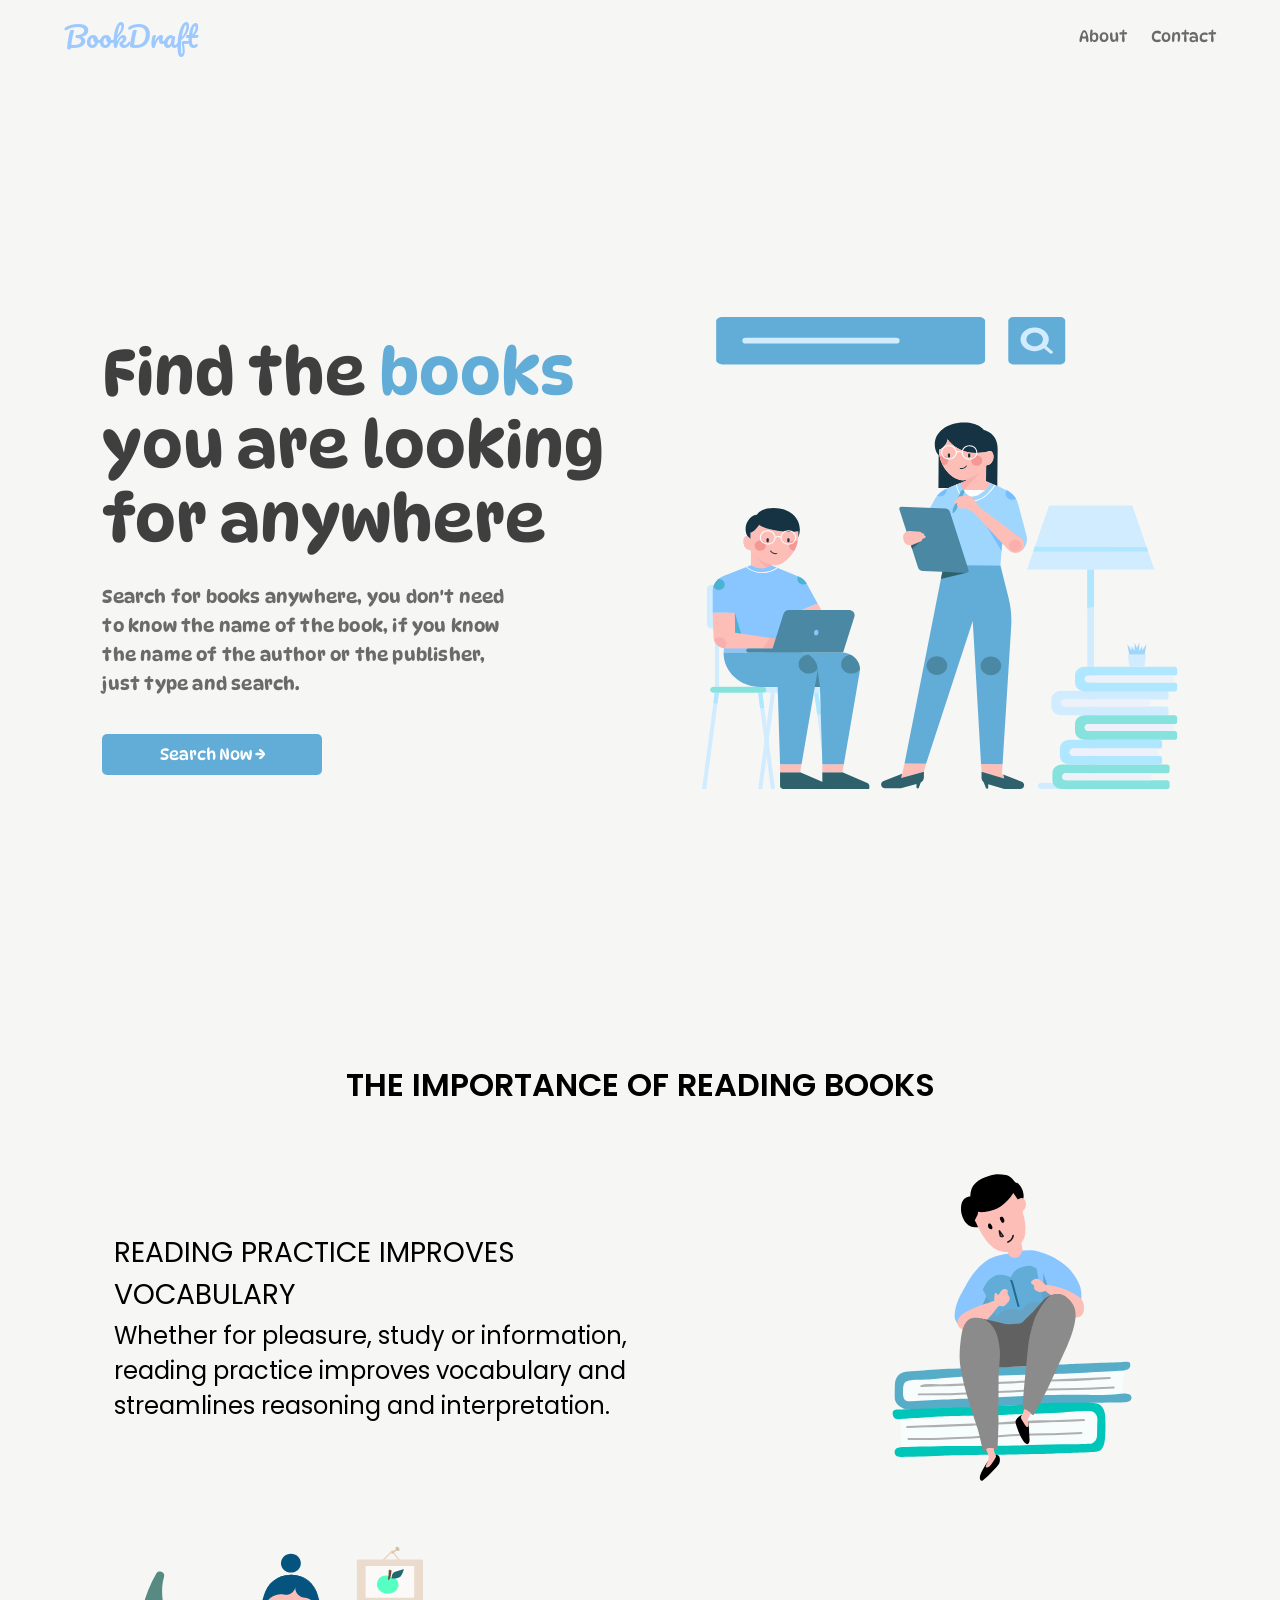
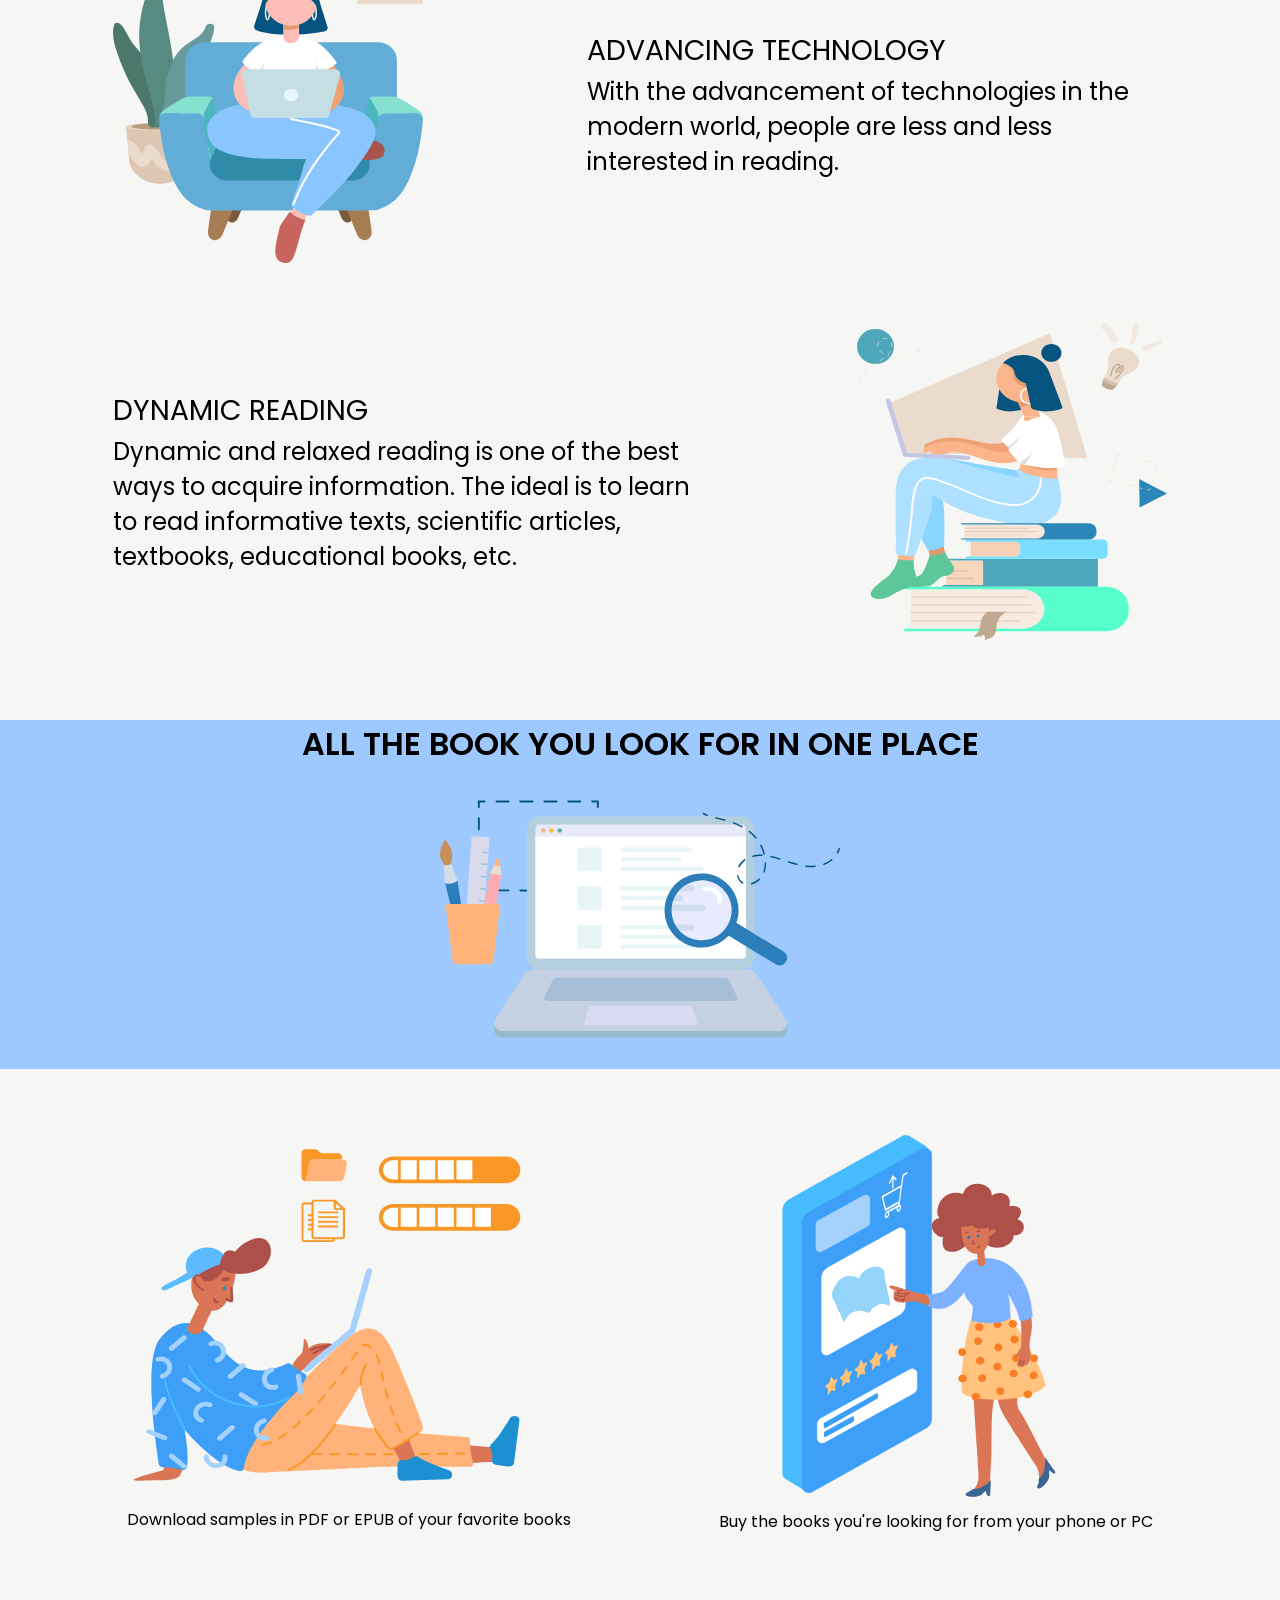
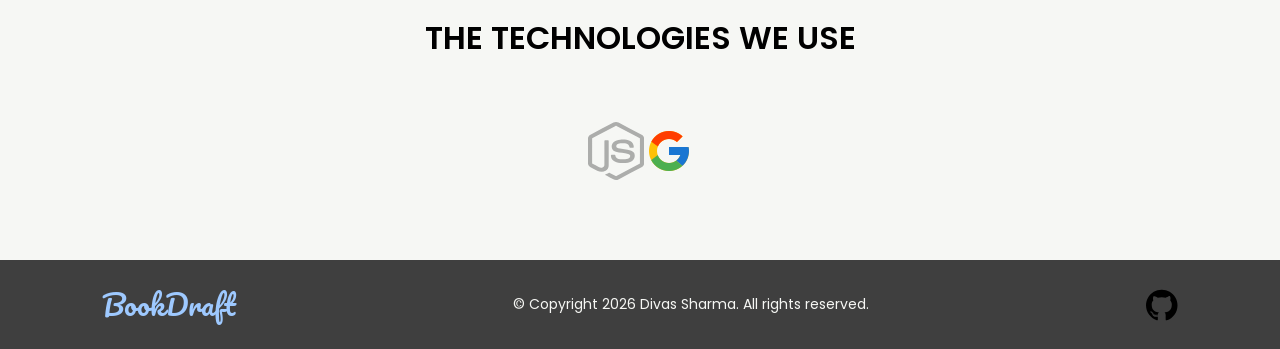
<file: index.html>
<!DOCTYPE html>
<html lang="en">

<head>
   <meta charset="UTF-8">
   <meta name="viewport" content="width=device-width, initial-scale=1.0">
   <title>SearchBooks</title>
   <link rel="stylesheet" href="style.css">
   <link rel="preconnect" href="https://fonts.googleapis.com">
   <link rel="preconnect" href="https://fonts.gstatic.com" crossorigin>
   <link href="https://fonts.googleapis.com/css2?family=Pacifico&family=Rubik+Bubbles&display=swap" rel="stylesheet">
   <link rel="preconnect" href="https://fonts.googleapis.com">
   <link rel="preconnect" href="https://fonts.gstatic.com" crossorigin>
   <link
      href="https://fonts.googleapis.com/css2?family=DynaPuff:wght@400..700&family=Pacifico&family=Rubik+Bubbles&display=swap"
      rel="stylesheet">
   <link rel="preconnect" href="https://fonts.googleapis.com">
   <link rel="preconnect" href="https://fonts.gstatic.com" crossorigin>
   <link
      href="https://fonts.googleapis.com/css2?family=DynaPuff:wght@400..700&family=Pacifico&family=Poiret+One&family=Rubik+Bubbles&display=swap"
      rel="stylesheet">
   <link href="https://fonts.googleapis.com/css2?family=Poppins:wght@300;400;500;600&display=swap" rel="stylesheet">
</head>

<body>
   <nav class="site-header">
      <div class="nav-container">
         <h2 class="site-logo">BookDraft</h2>
         <button class="hamburger" aria-label="Toggle menu">
            ☰
         </button>
         <div class="nav-menu">
            <a href="https://github.com/Divasdev" class="nav-links"> About </a>
            <a href="https://github.com/Divasdev" class="nav-links"> Contact</a>
         </div>

      </div>
   </nav>

   <section class="hero">
      <div class="hero-content">
         <p class="hero-title">Find the <span class="blue-books">books</span> you are looking for anywhere</p>
         <p class="hero-description">
            Search for books anywhere, you don't need to know the name of
            the book, if you know the name of the author or the publisher,
            just type and search.
         </p>
         <a href="search.html" class="hero-btn">Search Now →</a>
      </div>

      <div class="hero-image">
         <img src="assets/images/main-apresentation.svg" alt="Book search illustration">
      </div>
   </section>

   <section class="reading-section">
      <h3 class="section-title">THE IMPORTANCE OF READING BOOKS</h3>

      <div class="reading-card">
         <div class="reading-text">
            <h3 class="imp-header">READING PRACTICE IMPROVES VOCABULARY</h3>
            <h4>
               Whether for pleasure, study or information, reading practice improves vocabulary and streamlines
               reasoning and interpretation.
            </h4>
         </div>
         <img src="assets/images/book-reading.svg" alt="Reading books">
      </div>

      <div class="reading-card reverse">
         <img src="assets/images/book-reading2.svg" alt="Technology and reading">
         <div class="reading-text">
            <h3 class="imp-header">ADVANCING TECHNOLOGY</h3>
            <h4>
               With the advancement of technologies in the modern world, people are less and less interested in reading.
            </h4>
         </div>
      </div>

      <div class="reading-card">
         <div class="reading-text">
            <h3 class="imp-header">DYNAMIC READING</h3>
            <h4>
               Dynamic and relaxed reading is one of the best ways to acquire information. The ideal is to learn to read
               informative texts, scientific articles, textbooks, educational books, etc.
            </h4>
         </div>
         <img src="assets/images/book-reading3.svg" alt="Dynamic reading">
      </div>
   </section>



   <section class="all-books">
      <h3 class="section-title">ALL THE BOOK YOU LOOK FOR IN ONE PLACE</h3>
      <img src="assets/images/all-books.svg" alt="All books in one place" class="all-books-img">
   </section>

   <section class="features">
      <div class="feature-card">
         <img src="assets/images/download samples.svg" class="Download-book">
         <h4 class="features-desc">Download samples in PDF or EPUB of your favorite books</h4>
      </div>

      <div class="feature-card">
         <img src="assets/images/buy-books.svg" class="Download-book">
         <h4 class="features-desc">Buy the books you're looking for from your phone or PC</h4>
      </div>
   </section>

   <section class="tech-stack">
      <h3 class="section-title">THE TECHNOLOGIES WE USE</h3>
      <div class="tech-icons">
         <img src="assets/images/Javascript.svg" alt="JavaScript">
         <img src="assets/images/google-icon.png" alt="Google API">

      </div>
   </section>


   <footer>
      <div class="footer-content">
         <h2 class="site-logo">BookDraft</h2>
         <p class="footer-text">© Copyright 2026 Divas Sharma. All rights reserved.</p>
         <img class="footer-icon" src="assets/images/github-svgrepo-com.svg" alt="GitHub">
      </div>
   </footer>
   <script src="script.js"></script>
</body>

</html>
</file>
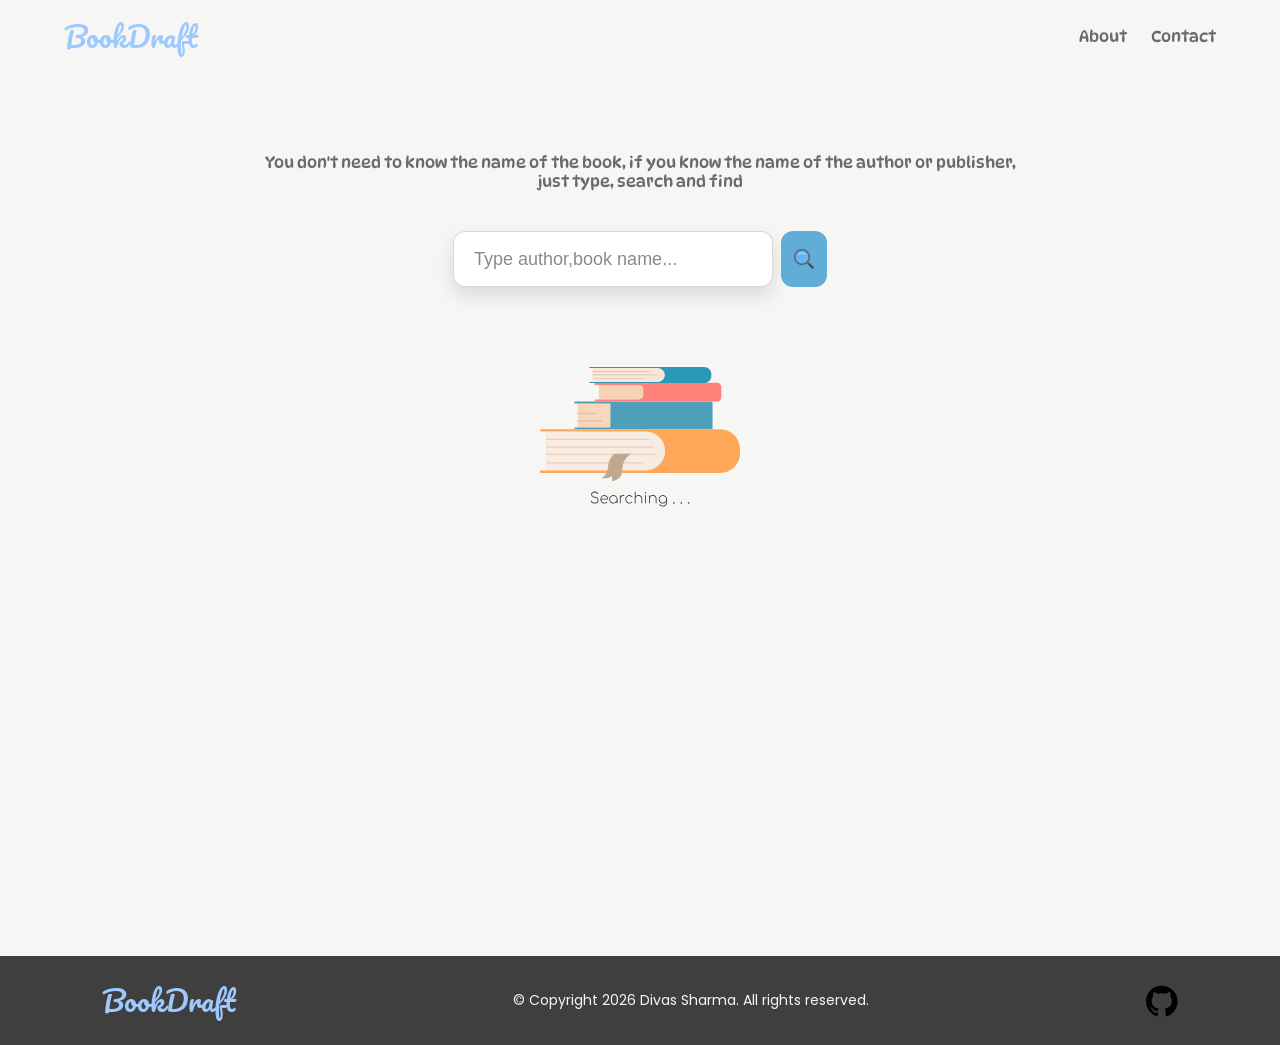
<file: search.html>
<!DOCTYPE html>
<html lang="en">

<head>
   <meta charset="UTF-8">
   <meta name="viewport" content="width=device-width, initial-scale=1.0">
   <title>Search Books</title>
   <link rel="stylesheet" href="style.css">
   <link rel="preconnect" href="https://fonts.googleapis.com">
   <link rel="preconnect" href="https://fonts.gstatic.com" crossorigin>
   <link href="https://fonts.googleapis.com/css2?family=Pacifico&family=Rubik+Bubbles&display=swap" rel="stylesheet">
   <link rel="preconnect" href="https://fonts.googleapis.com">
   <link rel="preconnect" href="https://fonts.gstatic.com" crossorigin>
   <link
      href="https://fonts.googleapis.com/css2?family=DynaPuff:wght@400..700&family=Pacifico&family=Rubik+Bubbles&display=swap"
      rel="stylesheet">
   <link rel="preconnect" href="https://fonts.googleapis.com">
   <link rel="preconnect" href="https://fonts.gstatic.com" crossorigin>
   <link
      href="https://fonts.googleapis.com/css2?family=DynaPuff:wght@400..700&family=Pacifico&family=Poiret+One&family=Rubik+Bubbles&display=swap"
      rel="stylesheet">
   <link href="https://fonts.googleapis.com/css2?family=Poppins:wght@300;400;500;600&display=swap" rel="stylesheet">
</head>

<body class="search-body">
   <nav class="site-header">
      <div class="nav-container">
         <a href="index.html" class="logo-link">
            <h2 class="site-logo">BookDraft</h2>
         </a>
         <button class="hamburger" aria-label="Toggle menu">
            ☰
         </button>
         <div class="nav-menu">
            <a href="https://github.com/Divasdev" class="nav-links"> About </a>
            <a href="https://github.com/Divasdev" class="nav-links"> Contact</a>
         </div>

      </div>
   </nav>


   <section class="search-container">
      <p class="search-desc">
         You don't need to know the name of the book, if you know the name of the author or publisher,
      <p class="search-desc">just type, search and find</p>
      </p>
      <div class="search-wrapper">
         <input type="text" placeholder="Type author,book name..." class="search-input">
         <button class="search-btn">
            <img src="assets/images/search-icon.png" class="Search">
         </button>
      </div>

      <img src="assets/images/searching.svg" class="searching">
      <section>
         <p id="results-count"></p>
         <div id="books-grid">

         </div>
      </section>

      </div>
   </section>

   <footer>
      <div class="footer-content">
         <a href="index.html" class="logo-link">
            <h2 class="site-logo">BookDraft</h2>
         </a>
         <p class="footer-text">© Copyright 2026 Divas Sharma. All rights reserved.</p>
         <img class="footer-icon" src="assets/images/github-svgrepo-com.svg" alt="GitHub">
      </div>


   </footer>

   <script src="script.js"></script>
</body>

</html>
</file>
<file: style.css>
* {
  margin: 0;
  padding: 0;
  box-sizing: border-box;
}

body {
  background-color: #f6f7f4;
  overflow-x: hidden;
}

.site-header {
  background-color: #f6f7f4;
  border-bottom: none;
}

.site-logo {
  font-family: "Pacifico", cursive;
  font-size: 28px;
  font-weight: 400;
  color: #9ec9ff;

}

.nav-container {
  max-width: 1200px;
  margin: 0 auto;
  padding: 0.75rem 1.5rem;

  display: flex;
  align-items: center;
  justify-content: space-between;
  flex-wrap: wrap;
}

.nav-menu {
  display: flex;
  gap: 24px;

}

.nav-menu a {
  text-decoration: none;
  font-family: "DynaPuff", system-ui;
  font-size: 16px;
  font-weight: 400;
  color: #6a6a6a;
  transition: color 0.2s ease;
}

.nav-menu a:hover {
  color: #3f3f3f;
}


.nav-menu a:focus-visible {
  outline: 2px solid #9ec9ff;
  outline-offset: 4px;
}

.hero {
  min-height: calc(100vh - 72px);
  display: flex;
  align-items: center;
  justify-content: space-between;
  padding: 16px 8% 40px;
  background-color: #f6f7f4;
  gap: 40px;
  margin-bottom: 80px;
}

.hero-content {
  max-width: 560px;
}


.blue-books {
  color: #62ADD7;
}


.hero-title {
  font-family: "DynaPuff", system-ui;
  font-size: 64px;
  font-weight: 500;
  line-height: 1.15;
  color: #3f3f3f;
  margin-bottom: 28px;
}



.hero-description {
  font-family: "DynaPuff", system-ui;
  font-size: 18px;
  line-height: 1.6;
  font-weight: 500;
  font-style: normal;
  font-optical-sizing: auto;
  font-variation-settings: "wdth" 100;
  color: #6a6a6a;
  margin-bottom: 36px;

  max-width: 420px;
  letter-spacing: 0.2px;
}

.hamburger {
  display: none;
}

.hero-btn {
  display: inline-block;
  text-decoration: none;
  text-align: center;
  background-color: #62ADD7;
  border: none;
  padding: 11px 0;
  /* Adjusted padding for fixed width */
  width: 220px;
  border-radius: 5px;
  color: #FFF;
  font-family: "DynaPuff", system-ui;
  font-optical-sizing: auto;
  font-weight: 300;
  font-style: normal;
  font-variation-settings: "wdth" 100;
  cursor: pointer;
  transition: background-color 0.3s ease;
}

.hero-btn:hover {
  background-color: #528fb2;

}

.hero-btn:focus-visible {
  outline: 3px solid #1f6fa8;
  outline-offset: 3px;
}

.hero-image img {
  max-width: 520px;
  width: 100%;
  height: auto;
}

@media (max-width: 900px) {
  .hero {
    flex-direction: column;
    text-align: center;
    padding-top: 40px;
    margin-bottom: 40px;
    /* Reduced spacing */
    min-height: auto;
  }

  .hero-title {
    font-size: 36px;
    /* Reduced from 64px */
    margin-bottom: 16px;
  }

  .hero-description {
    font-size: 16px;
    margin-bottom: 24px;
  }
}


.section-title {
  text-align: center;
  font-size: 2rem;
  font-weight: 600;
  font-family: "Poppins", sans-serif;
}

section {
  margin: 80px auto;
}

.reading-card {
  display: flex;
  justify-content: space-evenly;
  gap: 50px;
  margin-top: 60px;
}


.reading-text {
  font-family: "Poppins", sans-serif;

  font-style: normal;
  max-width: 580px;
  margin-bottom: 2px;


}

.imp-header {
  font-weight: 400;
}

.reading-text,
h4 {
  margin-top: 2px;
  display: flex;
  flex-direction: column;
  justify-content: center;
  font-size: 1.5rem;
  font-weight: 400;
}

.all-books {
  background-color: #9ec9ff;
  display: flex;
  justify-content: center;
  align-items: center;
  flex-direction: column;
  margin-bottom: 2px;
}

.all-books-img {
  margin-top: 1px;
  width: 400px;
  height: 300px;

}

.features {
  display: flex;
  gap: 20px;
  justify-content: space-evenly;
  margin-top: 60px;
}

.features-desc {
  font-weight: 400;
  font-size: 16px;
  font-family: "Poppins", sans-serif;

}

.Download-book {
  width: 400px;
}

.tech-icons {
  display: flex;
  justify-content: center;
  align-items: center;
  margin-top: 60px;
  margin-bottom: 60px;

}

.footer-content {
  display: flex;
  justify-content: space-between;
  align-items: center;
  gap: 24px;
  padding: 20px 8%;
  background-color: #3f3f3f;
  color: #f6f7f4;
  font-family: "Poppins", sans-serif;
  margin-top: 80px;
}

.footer-content p {
  margin: 0;
  font-size: 14px;
}

.footer-content a {
  color: #9ec9ff;
  text-decoration: none;
}

.footer-content a:hover {
  text-decoration: underline;
}

.footer-icon {
  width: 32px;
}

.search-container {
  display: flex;
  align-items: center;
  flex-direction: column;
}

.search-desc {
  text-decoration: none;
  font-family: "DynaPuff", system-ui;
  font-size: 16px;
  font-weight: 400;
  color: #6a6a6a;

}


.search-wrapper {
  position: relative;
  display: flex;
  align-items: stretch;
  justify-content: center;
  gap: 8px;
  margin-top: 40px;
}

.search-input {
  width: 100%;
  max-width: 720px;
  height: 56px;
  padding: 0 56px 0 20px;
  /* space for icon */
  border-radius: 12px;
  border: 1px solid rgba(0, 0, 0, 0.15);
  background-color: #fff;
  box-shadow: 0 8px 20px rgba(0, 0, 0, 0.12);
  font-size: 18px;

  outline: none;
}

.search-input::placeholder {
  color: #8a8a8a;
}

.searching {
  margin-top: 80px;
}


.search-body {
  min-height: 100vh;
  display: flex;
  flex-direction: column;
}

.search-body footer {
  margin-top: auto;
}


.logo-link {
  text-decoration: none;
  color: inherit;
}

.logo-link:hover,
.logo-link:visited,
.logo-link:active {
  text-decoration: none;
}

.search-btn {
  background-color: #62ADD7;
  border: none;
  border-radius: 12px;
  width: 56px;
  height: 56px;
  cursor: pointer;
  display: flex;
  align-items: center;
  justify-content: center;
  transition: background-color 0.3s ease;
}

.search-btn:hover {
  background-color: #528fb2;
}

.search-btn img {
  width: 24px;
  height: 24px;
}


#books-grid {
  display: grid;
  grid-template-columns: repeat(3, 1fr);
  gap: 32px;

  max-width: 1200px;
  margin: 60px auto;
  padding: 0 6%;
}

.book-card {
  display: flex;
  gap: 16px;

  background-color: #ffffff;
  border-radius: 10px;
  padding: 16px;

  box-shadow: 0 6px 16px rgba(0, 0, 0, 0.12);
  transition: transform 0.2s ease, box-shadow 0.2s ease;
}

.book-card:hover {
  transform: translateY(-4px);
  box-shadow: 0 10px 24px rgba(0, 0, 0, 0.18);
}

.book-img {
  width: 110px;
  height: 160px;
  object-fit: cover;
  border-radius: 6px;
  flex-shrink: 0;
}


.book-info {
  display: flex;
  flex-direction: column;
  gap: 6px;
}


.book-title {
  font-family: "DynaPuff", system-ui;
  font-size: 18px;
  font-weight: 500;
  color: #3f3f3f;
  margin-bottom: 4px;
}

.book-author,
.book-publisher,
.book-date {
  font-family: "Poppins", sans-serif;
  font-size: 14px;
  color: #6a6a6a;
}

.book-info .more-btn {
  margin-top: auto;
  align-self: flex-start;

  background-color: #62ADD7;
  color: #ffffff;
  border: none;
  border-radius: 6px;
  padding: 6px 14px;

  font-family: "DynaPuff", system-ui;
  font-size: 14px;
  cursor: pointer;
}

.book-info .more-btn:hover {
  background-color: #528fb2;
}

@media (max-width: 900px) {
  #books-grid {
    grid-template-columns: repeat(2, 1fr);
  }
}

@media (max-width: 600px) {
  #books-grid {
    grid-template-columns: 1fr;
  }
}

.book-page {
  max-width: 1200px;
  margin: 80px auto;
  padding: 0 8%;

  display: grid;
  grid-template-columns: 340px 1fr;
  gap: 48px;
}

.book-summary {
  background-color: #ffffff;
  border-radius: 14px;
  padding: 24px;

  box-shadow: 0 10px 28px rgba(0, 0, 0, 0.12);

  display: flex;
  flex-direction: column;
  gap: 12px;
}

.book-summary .book-img {
  width: 100%;
  height: 420px;
  object-fit: cover;
  border-radius: 8px;
  margin-bottom: 12px;
}

.book-summary .book-title {
  font-family: "DynaPuff", system-ui;
  font-size: 22px;
  font-weight: 500;
  color: #3f3f3f;
}


.book-summary p {
  font-family: "Poppins", sans-serif;
  font-size: 15px;
  color: #6a6a6a;
  line-height: 1.5;
}

.book-summary strong {
  color: #3f3f3f;
  font-weight: 400;
}

.buy-btn {
  margin-top: 16px;
  text-align: center;

  background-color: #62ADD7;
  color: #ffffff;
  text-decoration: none;

  padding: 10px 0;
  border-radius: 8px;

  font-family: "DynaPuff", system-ui;
  font-size: 16px;

  transition: background-color 0.3s ease;
}

.buy-btn:hover {
  background-color: #528fb2;
}


.book-description {
  background-color: #ffffff;
  border-radius: 14px;
  padding: 32px;

  box-shadow: 0 10px 28px rgba(0, 0, 0, 0.12);
}


.book-description h3 {
  font-family: "DynaPuff", system-ui;
  font-size: 22px;
  font-weight: 500;
  color: #3f3f3f;
  margin-bottom: 16px;
}


.description-text {
  font-family: "Poppins", sans-serif;
  font-size: 16px;
  line-height: 1.7;
  color: #4f4f4f;
}

.description-text p {
  margin-bottom: 16px;
}


.preview-btn {
  display: inline-block;
  margin-top: 24px;

  background-color: transparent;
  border: 2px solid #62ADD7;
  color: #62ADD7;

  padding: 8px 18px;
  border-radius: 8px;

  font-family: "DynaPuff", system-ui;
  font-size: 15px;
  text-decoration: none;

  transition: all 0.25s ease;
}

.preview-btn:hover {
  background-color: #62ADD7;
  color: #ffffff;
}


@media (max-width: 900px) {
  .book-page {
    grid-template-columns: 1fr;
  }

  .book-summary {
    max-width: 420px;
    margin: 0 auto;
  }
}

@media (max-width: 600px) {
  .hero-image {
    display: none;
  }
}

@media (max-width: 600px) {

  .hamburger {
    display: block;
    font-size: 1.5rem;
    background: none;
    border: none;
    cursor: pointer;
    color: #3f3f3f;
  }

  .site-logo {
    font-size: 24px;
  }

  .nav-menu {
    display: none;
    flex-direction: column;
    gap: 1rem;
    margin-top: 1rem;
    width: 100%;
    text-align: center;
  }

  .nav-menu.active {
    display: flex;
  }
}

@media (max-width: 900px) {
  .features {
    flex-direction: column;
    align-items: center;
  }

  .feature-card {
    text-align: center;
    margin-bottom: 32px;
  }

  .feature-card:nth-of-type(2) {
    display: none;
  }

  .reading-card {
    flex-direction: column;
    align-items: center;
    text-align: center;
    gap: 24px;
    margin-top: 40px;
  }

  /* Hide the second reading card on mobile */
  .reading-card:nth-of-type(2) {
    display: none;
  }

  .reading-card.reverse {
    flex-direction: column;
  }

  .reading-card img {
    max-width: 100%;
    width: 80%;
    /* smaller images on mobile */
    height: auto;
  }

  .reading-text {
    max-width: 100%;
  }
}
</file>
